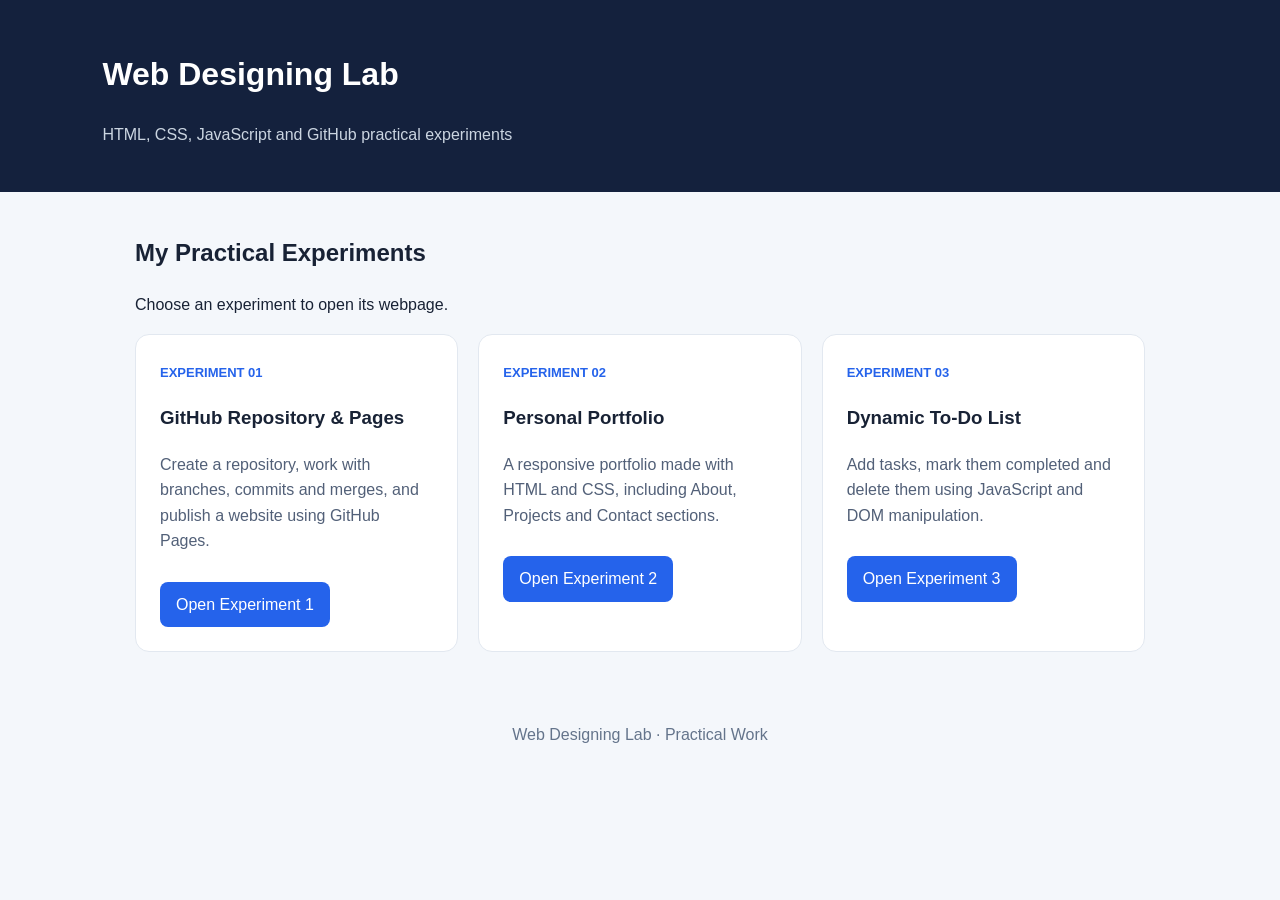
<file: index.html>
<!DOCTYPE html>
<html lang="en">
<head>
<meta charset="UTF-8">
<meta name="viewport" content="width=device-width, initial-scale=1.0">
<title>Web Designing Lab</title>
<style>
*{box-sizing:border-box}body{margin:0;font-family:Arial,sans-serif;background:#f4f7fb;color:#182235;line-height:1.6}header{background:#14213d;color:white;padding:28px 8%}header p{color:#cbd5e1}main{max-width:1050px;margin:42px auto;padding:0 20px}.cards{display:grid;grid-template-columns:repeat(auto-fit,minmax(240px,1fr));gap:20px}.card{background:white;padding:24px;border-radius:14px;border:1px solid #e2e8f0}.tag{color:#2563eb;font-size:13px;font-weight:bold}.card p{color:#526078;min-height:76px}.card a{display:inline-block;margin-top:12px;background:#2563eb;color:white;text-decoration:none;padding:10px 16px;border-radius:8px}footer{text-align:center;color:#64748b;padding:28px}
</style>
</head>
<body>
<header><h1>Web Designing Lab</h1><p>HTML, CSS, JavaScript and GitHub practical experiments</p></header>
<main><h2>My Practical Experiments</h2><p>Choose an experiment to open its webpage.</p>
<section class="cards">
<article class="card"><span class="tag">EXPERIMENT 01</span><h3>GitHub Repository & Pages</h3><p>Create a repository, work with branches, commits and merges, and publish a website using GitHub Pages.</p><a href="Exp-1/index.html">Open Experiment 1</a></article>
<article class="card"><span class="tag">EXPERIMENT 02</span><h3>Personal Portfolio</h3><p>A responsive portfolio made with HTML and CSS, including About, Projects and Contact sections.</p><a href="Exp-2/index.html">Open Experiment 2</a></article>
<article class="card"><span class="tag">EXPERIMENT 03</span><h3>Dynamic To-Do List</h3><p>Add tasks, mark them completed and delete them using JavaScript and DOM manipulation.</p><a href="Exp-3/index.html">Open Experiment 3</a></article>
</section></main><footer>Web Designing Lab · Practical Work</footer>
</body></html>
</file>
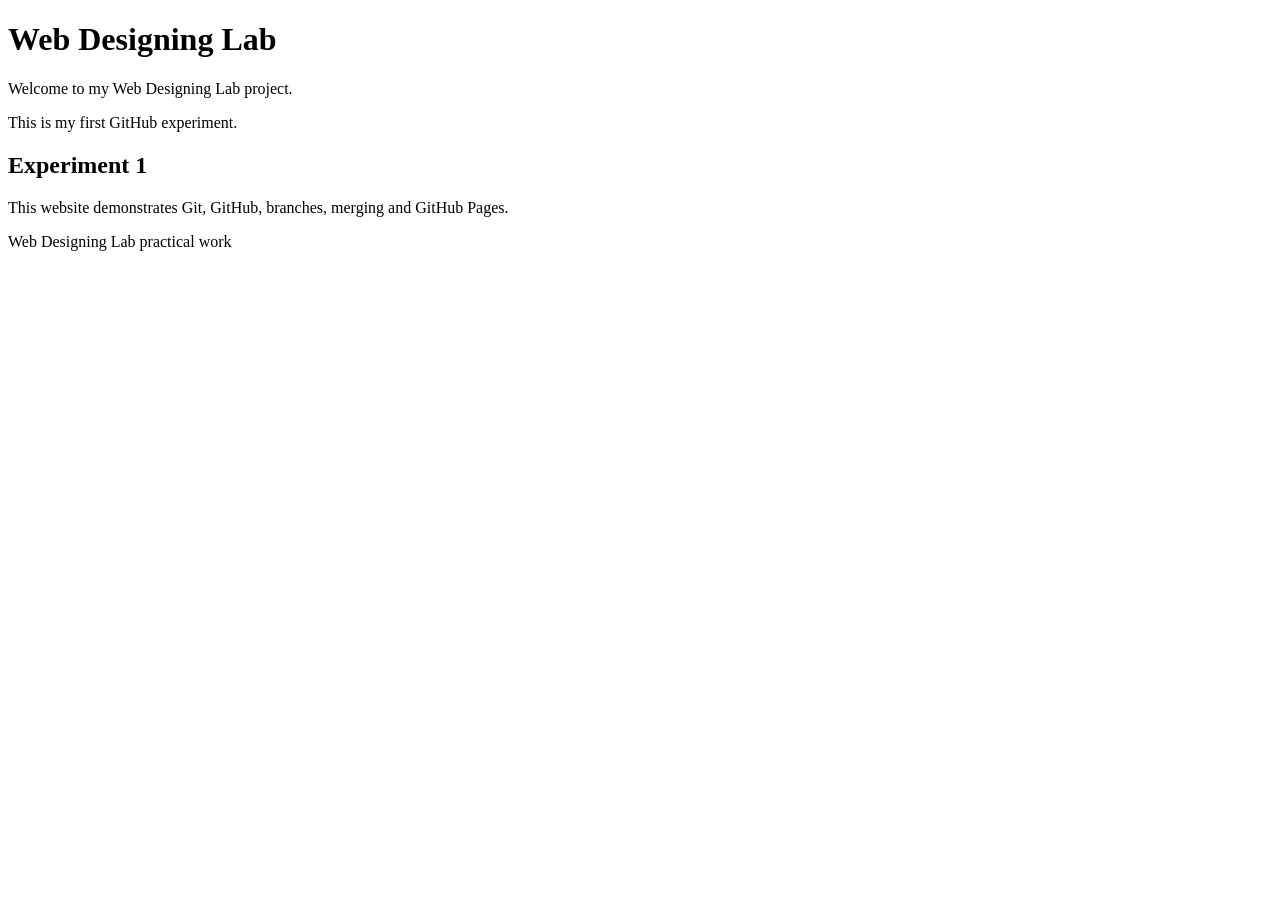
<file: Exp-1/index.html>
<!DOCTYPE html>
<html lang="en">
<head>
  <meta charset="UTF-8">
  <meta name="viewport" content="width=device-width, initial-scale=1.0">
  <meta name="description" content="Web Designing Lab experiment demonstrating GitHub repositories, branches, merging, and GitHub Pages.">
  <meta name="theme-color" content="#222222">
  <title>Web Designing Lab | Experiment 1</title>
</head>
<body>
  <header>
    <h1>Web Designing Lab</h1>
    <p>Welcome to my Web Designing Lab project.</p>
    <p>This is my first GitHub experiment.</p>
  </header>

  <main>
    <section aria-labelledby="experiment-title">
      <h2 id="experiment-title">Experiment 1</h2>
      <p>This website demonstrates Git, GitHub, branches, merging and GitHub Pages.</p>
    </section>
  </main>

  <footer>
    <p>Web Designing Lab practical work</p>
  </footer>
</body>
</html>
</file>
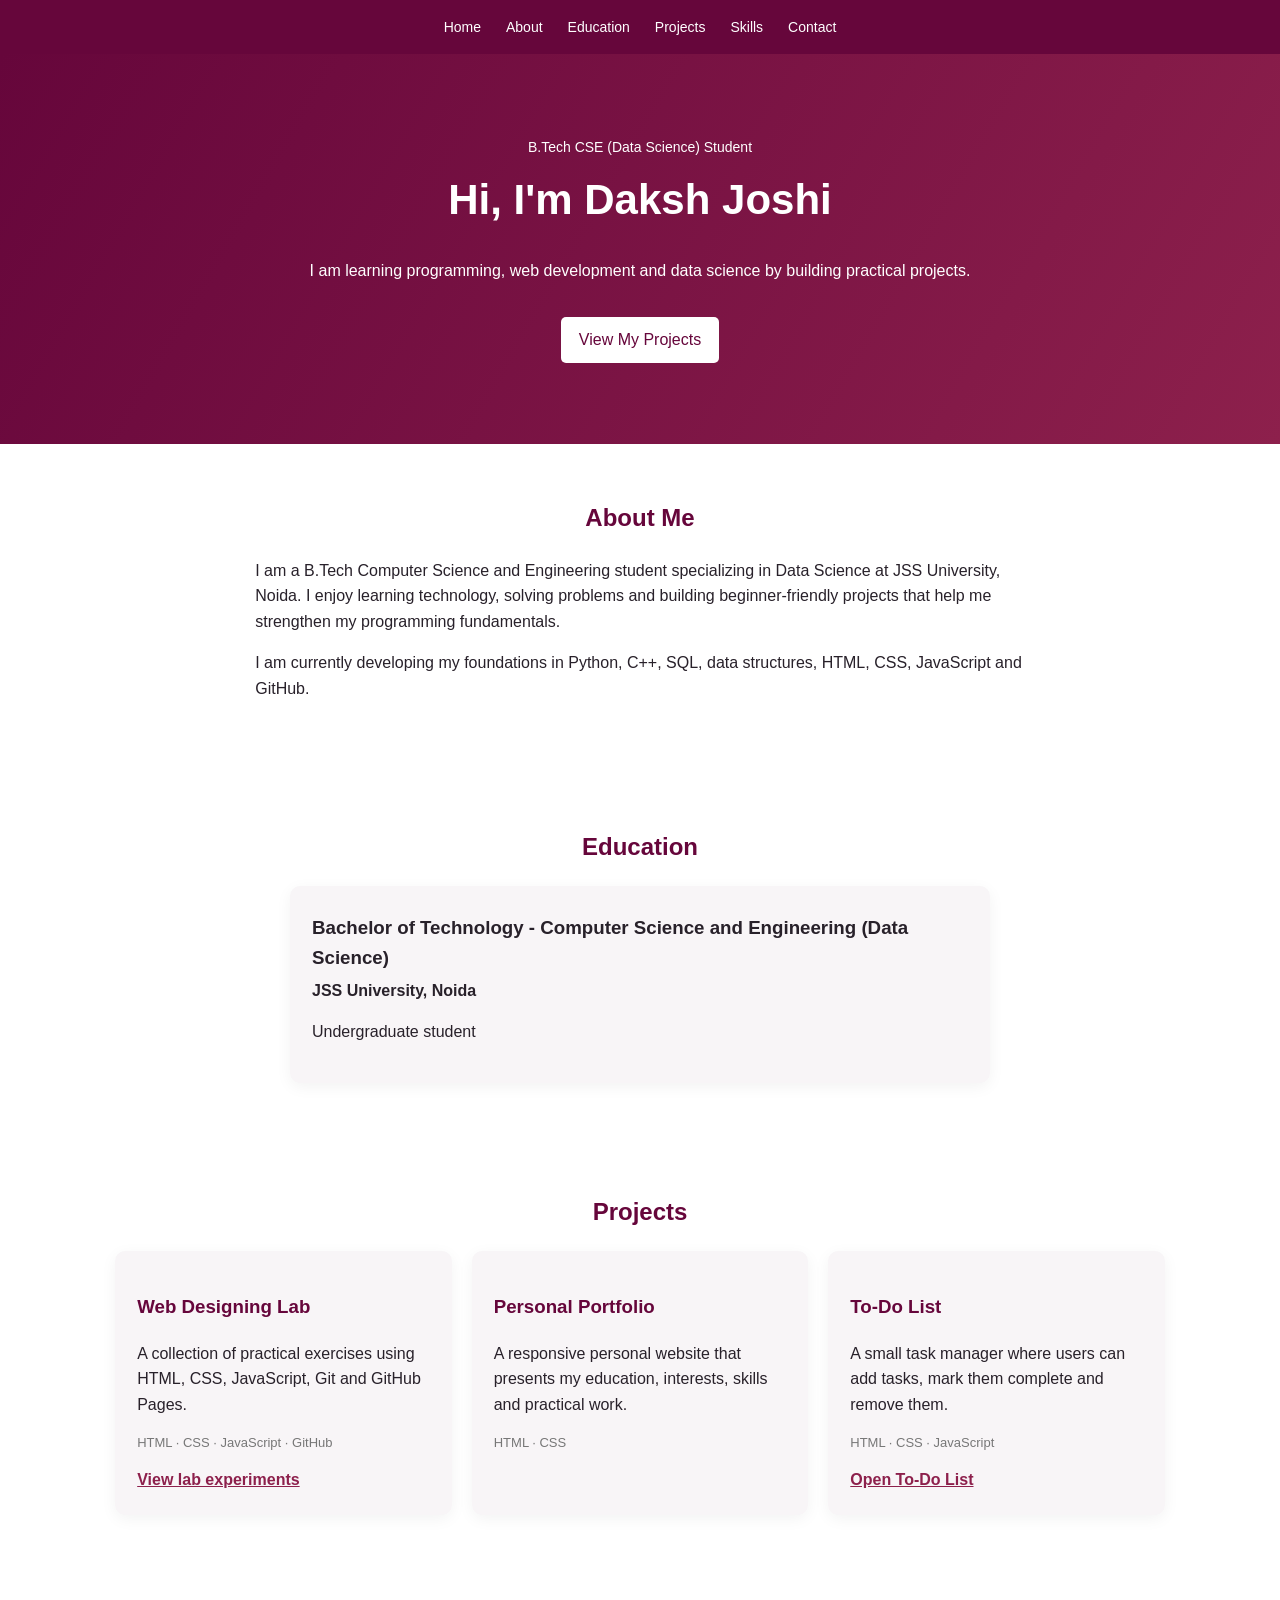
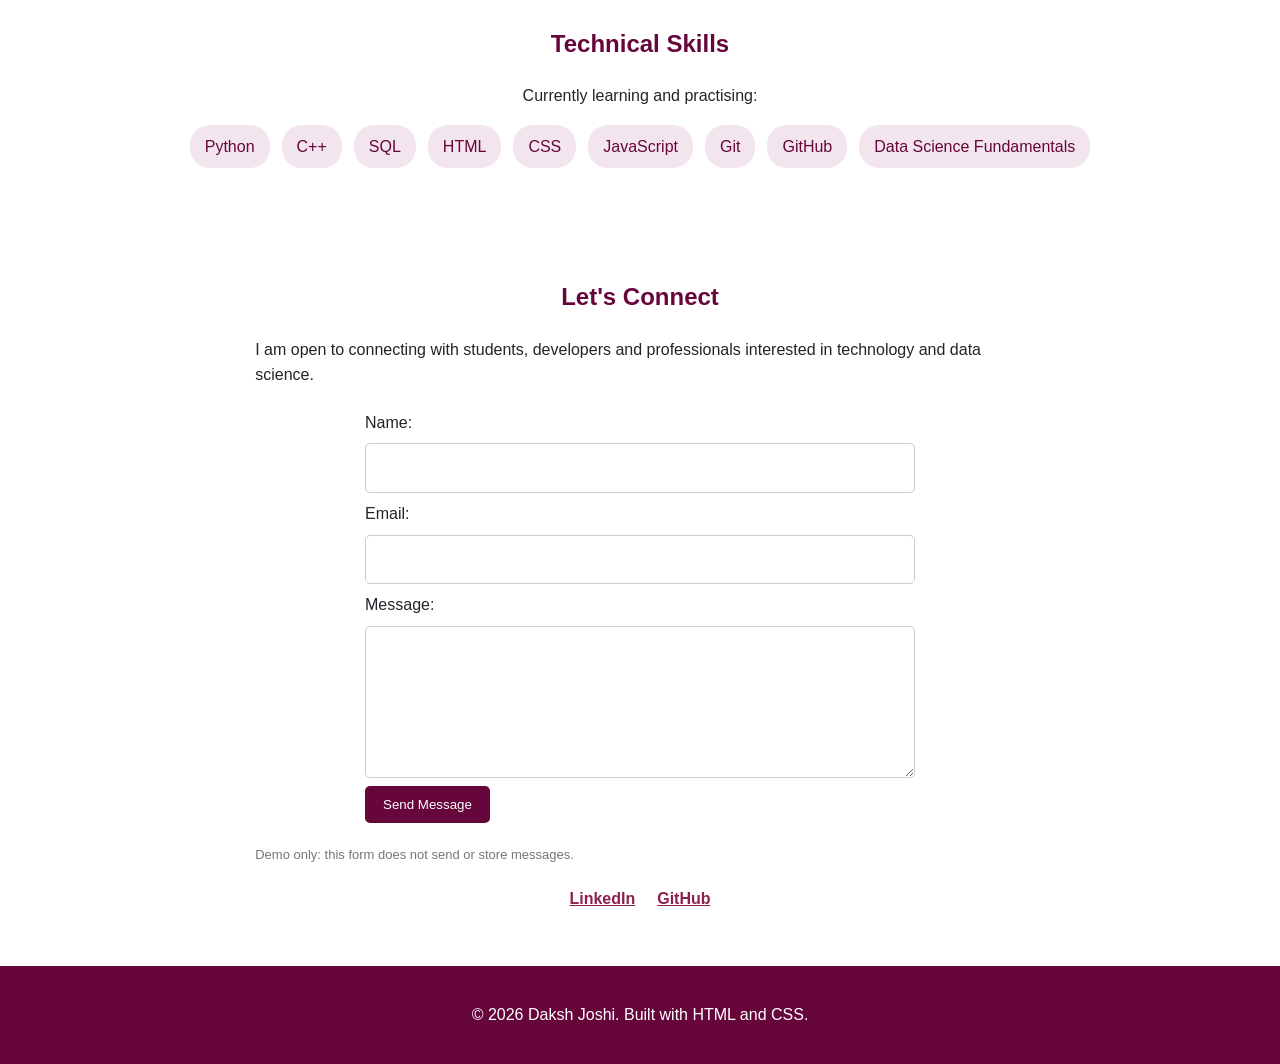
<file: Exp-2/index.html>
<!DOCTYPE html>
<html lang="en">
<head>
  <meta charset="UTF-8">
  <meta name="viewport" content="width=device-width, initial-scale=1.0">
  <meta name="description" content="Daksh Joshi's portfolio, education, skills, projects and contact details.">
  <meta name="theme-color" content="#66063b">
  <title>Daksh Joshi - Portfolio</title>
  <link rel="stylesheet" href="style.css">
</head>
<body>
  <nav aria-label="Primary navigation">
    <a href="#home">Home</a>
    <a href="#about">About</a>
    <a href="#education">Education</a>
    <a href="#projects">Projects</a>
    <a href="#skills">Skills</a>
    <a href="#contact">Contact</a>
  </nav>

  <section id="home">
    <p class="intro">B.Tech CSE (Data Science) Student</p>
    <h1>Hi, I'm Daksh Joshi</h1>
    <p>I am learning programming, web development and data science by building practical projects.</p>
    <a class="button" href="#projects">View My Projects</a>
  </section>

  <section id="about">
    <h2>About Me</h2>
    <p>
      I am a B.Tech Computer Science and Engineering student specializing in Data Science
      at JSS University, Noida. I enjoy learning technology, solving problems and building
      beginner-friendly projects that help me strengthen my programming fundamentals.
    </p>
    <p>
      I am currently developing my foundations in Python, C++, SQL, data structures,
      HTML, CSS, JavaScript and GitHub.
    </p>
  </section>

  <section id="education">
    <h2>Education</h2>
    <div class="info-card">
      <h3>Bachelor of Technology - Computer Science and Engineering (Data Science)</h3>
      <h4>JSS University, Noida</h4>
      <p>Undergraduate student</p>
    </div>
  </section>

  <section id="projects">
    <h2>Projects</h2>
    <div class="projects-container">
      <article class="project-card">
        <h3>Web Designing Lab</h3>
        <p>A collection of practical exercises using HTML, CSS, JavaScript, Git and GitHub Pages.</p>
        <p class="tech">HTML · CSS · JavaScript · GitHub</p>
        <a href="../">View lab experiments</a>
      </article>
      <article class="project-card">
        <h3>Personal Portfolio</h3>
        <p>A responsive personal website that presents my education, interests, skills and practical work.</p>
        <p class="tech">HTML · CSS</p>
      </article>
      <article class="project-card">
        <h3>To-Do List</h3>
        <p>A small task manager where users can add tasks, mark them complete and remove them.</p>
        <p class="tech">HTML · CSS · JavaScript</p>
        <a href="../Exp-3/">Open To-Do List</a>
      </article>
    </div>
  </section>

  <section id="skills">
    <h2>Technical Skills</h2>
    <p class="skills-note">Currently learning and practising:</p>
    <div class="skills-container">
      <span>Python</span>
      <span>C++</span>
      <span>SQL</span>
      <span>HTML</span>
      <span>CSS</span>
      <span>JavaScript</span>
      <span>Git</span>
      <span>GitHub</span>
      <span>Data Science Fundamentals</span>
    </div>
  </section>

  <section id="contact">
    <h2>Let's Connect</h2>
    <p>I am open to connecting with students, developers and professionals interested in technology and data science.</p>
    <form id="contactForm">
      <label for="name">Name:</label>
      <input type="text" id="name" name="name" required>
      <label for="email">Email:</label>
      <input type="email" id="email" name="email" required>
      <label for="message">Message:</label>
      <textarea id="message" name="message" rows="5" required></textarea>
      <button type="submit">Send Message</button>
    </form>
    <p id="contactStatus" role="status" aria-live="polite"></p>
    <p class="form-note">Demo only: this form does not send or store messages.</p>
    <div class="links">
      <a href="https://www.linkedin.com/in/daksh-joshi-b32184382/" target="_blank" rel="noopener noreferrer">LinkedIn</a>
      <a href="https://github.com/daksh21joshi" target="_blank" rel="noopener noreferrer">GitHub</a>
    </div>
  </section>

  <footer>
    <p>© 2026 Daksh Joshi. Built with HTML and CSS.</p>
  </footer>

  <script>
    const contactForm = document.getElementById("contactForm");
    const contactStatus = document.getElementById("contactStatus");

    contactForm.addEventListener("submit", function(event) {
      event.preventDefault();
      const name = document.getElementById("name").value.trim();
      contactStatus.textContent = "Thanks, " + name + ". This demo does not send or store your message.";
      contactForm.reset();
    });
  </script>
</body>
</html>
</file>
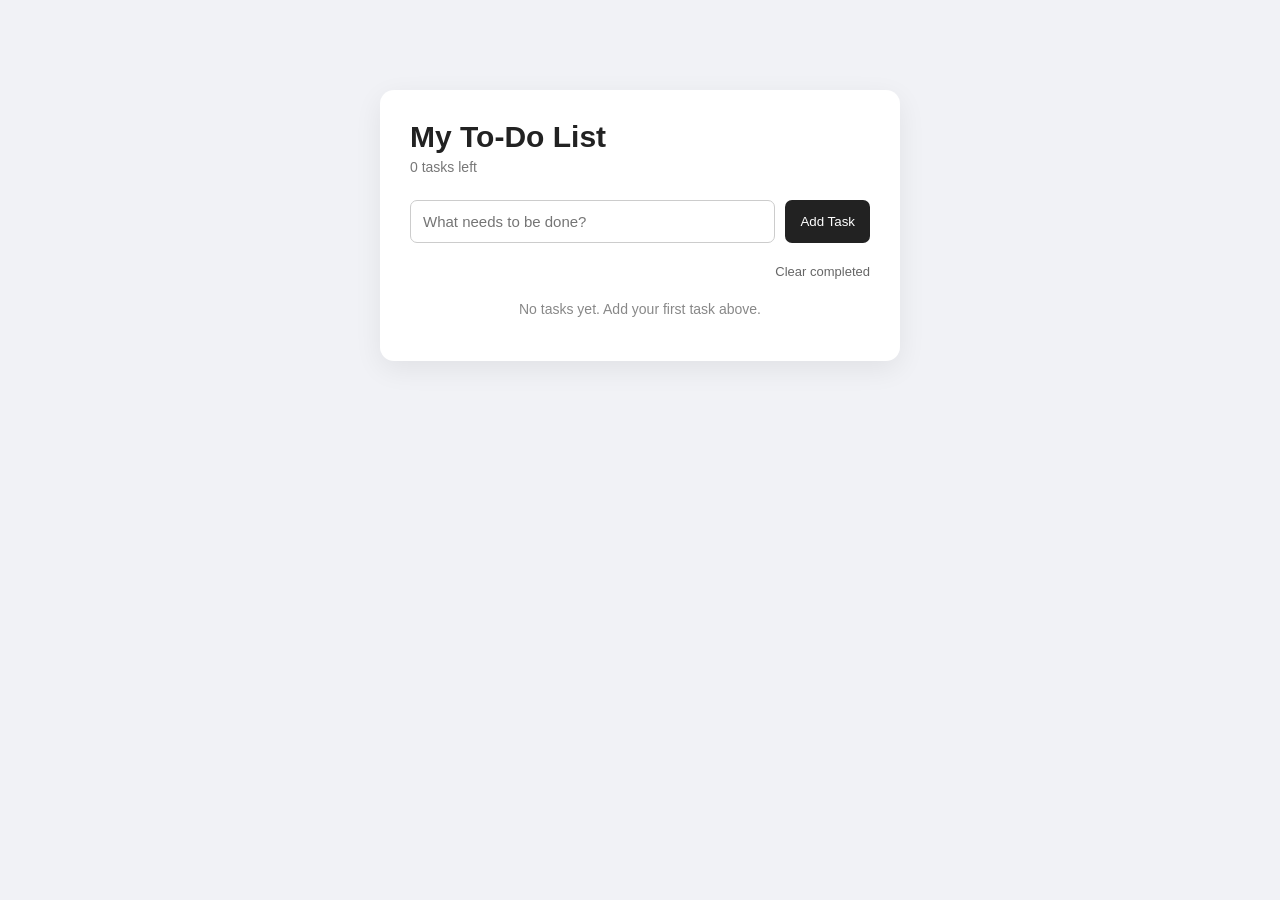
<file: Exp-3/index.html>
<!DOCTYPE html>
<html lang="en">
<head>
  <meta charset="UTF-8">
  <meta name="viewport" content="width=device-width, initial-scale=1.0">
  <meta name="description" content="A simple to-do list for adding, completing, and removing tasks.">
  <title>My To-Do List</title>
  <link rel="stylesheet" href="style.css">
</head>
<body>
  <main class="app">
    <div class="top">
      <div>
        <h1>My To-Do List</h1>
        <p id="taskCount" aria-live="polite" aria-atomic="true">0 tasks</p>
      </div>
    </div>

    <form id="taskForm">
      <input type="text" id="taskInput" placeholder="What needs to be done?" aria-label="New task" required>
      <button type="submit" id="addButton">Add Task</button>
    </form>

    <div class="task-options">
      <button type="button" id="clearCompleted">Clear completed</button>
    </div>

    <ul id="taskList"></ul>
    <p id="emptyMessage" role="status" aria-live="polite">No tasks yet. Add your first task above.</p>
  </main>

  <script src="script.js"></script>
</body>
</html>
</file>
<file: Exp-2/style.css>
* {
  box-sizing: border-box;
}

html {
  scroll-behavior: smooth;
}

body {
  margin: 0;
  font-family: Arial, sans-serif;
  line-height: 1.6;
  color: #28212a;
  background: #ffffff;
}

nav {
  position: sticky;
  top: 0;
  z-index: 10;
  display: flex;
  justify-content: center;
  flex-wrap: wrap;
  gap: 25px;
  padding: 16px;
  background: #66063b;
}

nav a {
  color: white;
  text-decoration: none;
  font-size: 14px;
}

nav a:hover {
  text-decoration: underline;
}

section {
  padding: 55px 9%;
  scroll-margin-top: 55px;
}

#home {
  min-height: 390px;
  display: flex;
  flex-direction: column;
  justify-content: center;
  align-items: center;
  text-align: center;
  color: white;
  background: linear-gradient(120deg, #66063b, #8d204c);
}

#home h1 {
  margin: 8px 0;
  font-size: 42px;
}

.intro {
  margin: 0;
  font-size: 14px;
}

.button {
  display: inline-block;
  margin-top: 18px;
  padding: 10px 18px;
  border-radius: 5px;
  background: white;
  color: #66063b;
  text-decoration: none;
}

section h2 {
  margin-top: 0;
  text-align: center;
  color: #66063b;
}

#about, #contact {
  max-width: 1000px;
  margin: auto;
}

.info-card {
  max-width: 700px;
  margin: auto;
  padding: 22px;
  border-radius: 10px;
  background: #f8f5f7;
  box-shadow: 0 4px 16px #0000000d;
}

.info-card h3, .info-card h4 {
  margin: 5px 0;
}

.projects-container {
  display: grid;
  grid-template-columns: repeat(auto-fit, minmax(220px, 1fr));
  gap: 20px;
}

.project-card {
  padding: 22px;
  border-radius: 10px;
  background: #f8f5f7;
  box-shadow: 0 4px 16px #0000000d;
}

.project-card h3 {
  color: #66063b;
}

.project-card a, .links a {
  color: #8d204c;
  font-weight: bold;
}

.tech {
  color: #777;
  font-size: 13px;
}

.skills-note {
  text-align: center;
}

.skills-container {
  display: flex;
  justify-content: center;
  flex-wrap: wrap;
  gap: 12px;
}

.skills-container span {
  padding: 9px 15px;
  border-radius: 20px;
  background: #f3e5ed;
  color: #66063b;
}

form {
  max-width: 550px;
  margin: 22px auto;
  display: flex;
  flex-direction: column;
  gap: 8px;
}

input, textarea {
  width: 100%;
  padding: 11px;
  border: 1px solid #ccc;
  border-radius: 5px;
  font: inherit;
}

button {
  align-self: flex-start;
  padding: 11px 18px;
  border: 0;
  border-radius: 5px;
  background: #66063b;
  color: white;
  cursor: pointer;
}

button:hover {
  background: #8d204c;
}

.form-note {
  color: #777;
  font-size: 13px;
}

.links {
  display: flex;
  justify-content: center;
  gap: 22px;
  margin-top: 20px;
}

footer {
  padding: 20px;
  text-align: center;
  color: white;
  background: #66063b;
}

@media (max-width: 600px) {
  nav {
    gap: 12px;
  }

  #home h1 {
    font-size: 32px;
  }

  section {
    padding: 40px 7%;
  }
}
</file>
<file: Exp-3/style.css>
* {
  box-sizing: border-box;
}

body {
  margin: 0;
  min-height: 100vh;
  padding: 35px 15px;
  font-family: Arial, sans-serif;
  background: #f1f2f6;
  color: #222;
}

.app {
  width: 100%;
  max-width: 520px;
  margin: 55px auto;
  padding: 30px;
  background: white;
  border-radius: 14px;
  box-shadow: 0 8px 28px #00000012;
}

.top h1 {
  margin: 0;
  font-size: 30px;
}

#taskCount {
  margin-top: 5px;
  color: #777;
  font-size: 14px;
}

#taskForm {
  display: flex;
  gap: 10px;
  margin-top: 25px;
}

#taskInput {
  flex: 1;
  min-width: 0;
  padding: 12px;
  border: 1px solid #ccc;
  border-radius: 7px;
  font-size: 15px;
}

button {
  padding: 11px 15px;
  border: 0;
  border-radius: 7px;
  background: #222;
  color: white;
  cursor: pointer;
}

button:hover {
  background: #444;
}

.task-options {
  display: flex;
  justify-content: flex-end;
  margin: 15px 0;
}

#clearCompleted {
  padding: 6px 0;
  background: transparent;
  color: #666;
  font-size: 13px;
}

#clearCompleted:hover {
  color: #111;
}

#taskList {
  padding: 0;
  list-style: none;
}

#taskList li {
  display: flex;
  align-items: center;
  gap: 12px;
  margin: 10px 0;
  padding: 14px;
  border: 1px solid #e5e5e5;
  border-radius: 8px;
  background: #fafafa;
}

#taskList li span {
  flex: 1;
  overflow-wrap: anywhere;
}

#taskList li.completed span {
  color: #999;
  text-decoration: line-through;
}

#taskList input {
  width: 17px;
  height: 17px;
  cursor: pointer;
}

.delete-button {
  padding: 8px 11px;
  background: #e7e7e7;
  color: #333;
}

.delete-button:hover {
  background: #d5d5d5;
}

#emptyMessage {
  color: #888;
  text-align: center;
  font-size: 14px;
}

@media (max-width: 480px) {
  .app {
    margin: 20px auto;
    padding: 22px;
  }

  #taskForm {
    flex-direction: column;
  }
}
</file>
